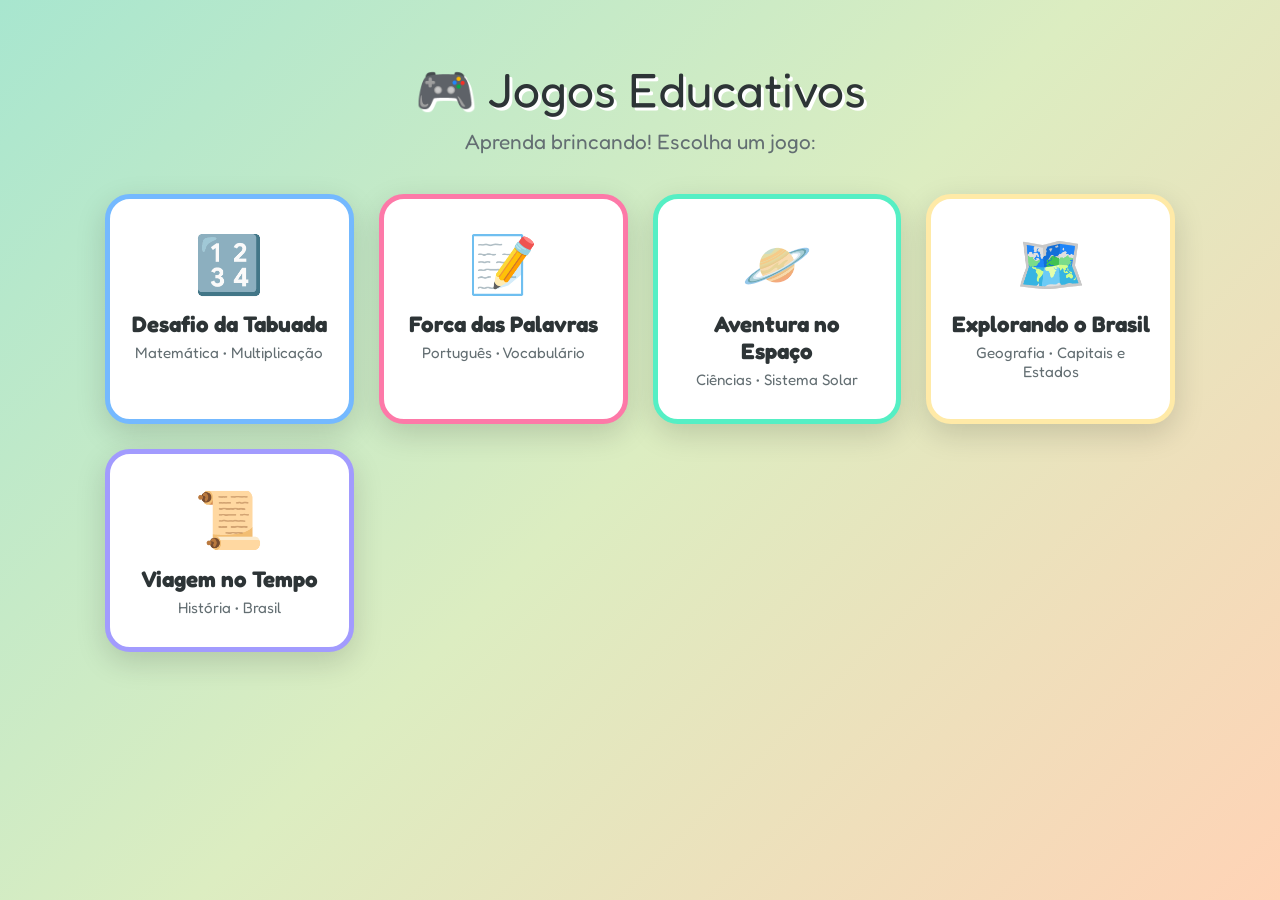
<file: index.html>
<!DOCTYPE html>
<html lang="pt-BR">
<head>
    <meta charset="UTF-8">
    <meta name="viewport" content="width=device-width, initial-scale=1.0">
    <title>Jogos Educativos - Página Inicial</title>
    <link rel="stylesheet" href="styles.css">
</head>
<body>
    <div class="home-page page-container">
        <div class="logo">🎮 Jogos Educativos</div>
        <p class="subtitle">Aprenda brincando! Escolha um jogo:</p>

        <div class="games-grid">
            <a href="matematica.html" class="game-card math">
                <div class="game-icon">🔢</div>
                <div class="game-title">Desafio da Tabuada</div>
                <div class="game-desc">Matemática • Multiplicação</div>
            </a>

            <a href="portugues.html" class="game-card port">
                <div class="game-icon">📝</div>
                <div class="game-title">Forca das Palavras</div>
                <div class="game-desc">Português • Vocabulário</div>
            </a>

            <a href="ciencias.html" class="game-card science">
                <div class="game-icon">🪐</div>
                <div class="game-title">Aventura no Espaço</div>
                <div class="game-desc">Ciências • Sistema Solar</div>
            </a>

            <a href="geografia.html" class="game-card geo">
                <div class="game-icon">🗺️</div>
                <div class="game-title">Explorando o Brasil</div>
                <div class="game-desc">Geografia • Capitais e Estados</div>
            </a>

            <a href="historia.html" class="game-card hist">
                <div class="game-icon">📜</div>
                <div class="game-title">Viagem no Tempo</div>
                <div class="game-desc">História • Brasil</div>
            </a>
        </div>
    </div>
</body>
</html>
</file>
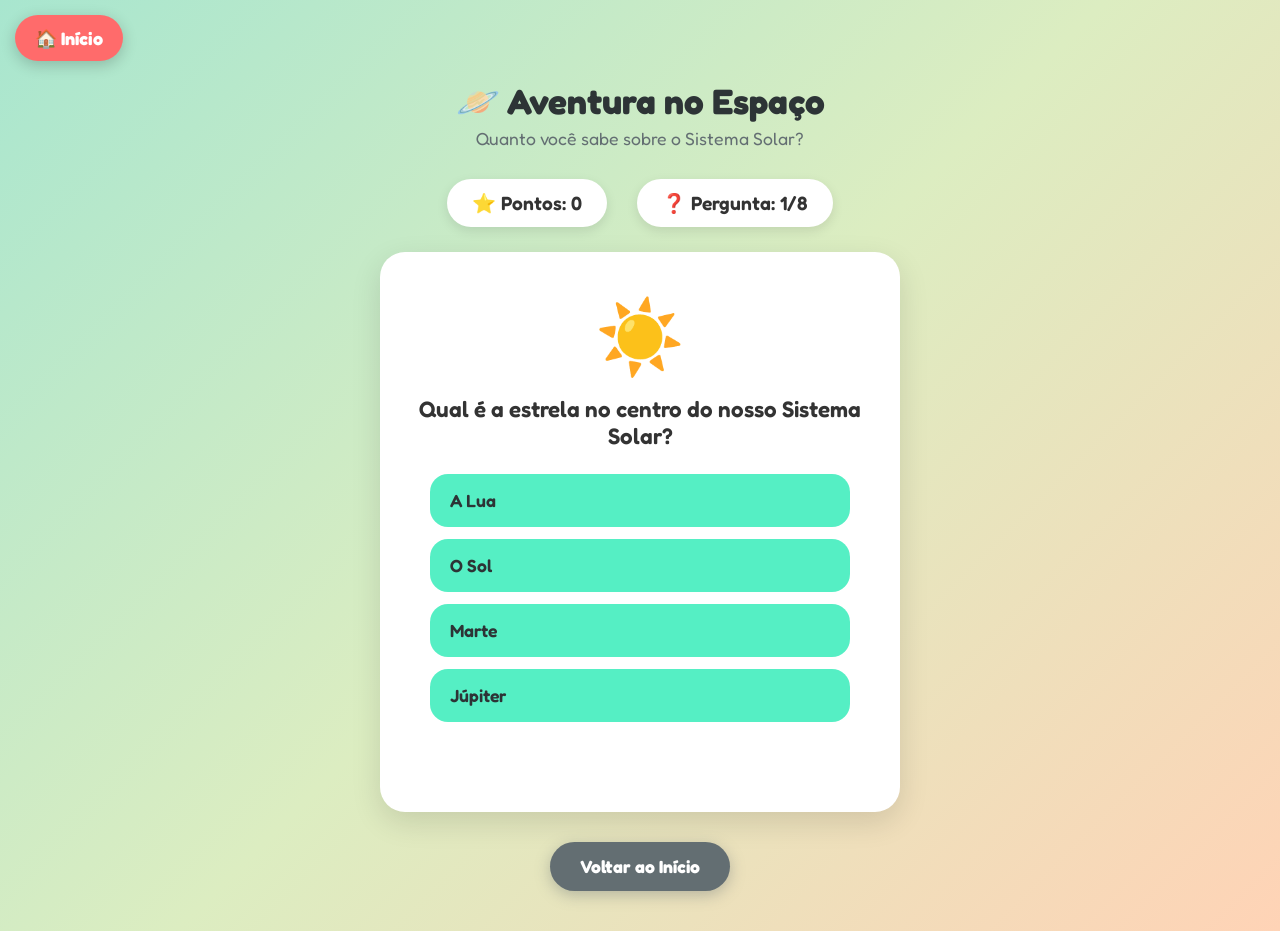
<file: ciencias.html>
<!DOCTYPE html>
<html lang="pt-BR">
<head>
    <meta charset="UTF-8">
    <meta name="viewport" content="width=device-width, initial-scale=1.0">
    <title>Aventura no Espaço - Ciências</title>
    <link rel="stylesheet" href="styles.css">
</head>
<body>
    <a href="index.html" id="btn-home">🏠 Início</a>

    <div class="page-container">
        <div class="game-header">
            <h1>🪐 Aventura no Espaço</h1>
            <p>Quanto você sabe sobre o Sistema Solar?</p>
        </div>

        <div class="score-board">
            <div class="score-item">⭐ Pontos: <span id="science-score">0</span></div>
            <div class="score-item">❓ Pergunta: <span id="science-question-num">1</span>/8</div>
        </div>

        <div class="question-box" id="science-question-box">
            <div class="planet-emoji" id="science-emoji">🌍</div>
            <div class="science-question" id="science-question" style="font-size:1.4rem; font-weight:600; margin-bottom:25px;"></div>
            <div class="science-options" id="science-options"></div>
            <div class="feedback" id="science-feedback"></div>
        </div>

        <div style="text-align: center;">
            <a href="index.html" class="btn btn-secondary">Voltar ao Início</a>
        </div>
    </div>

    <script src="script.js"></script>
    <script>
        startScienceGame();
    </script>
</body>
</html>
</file>
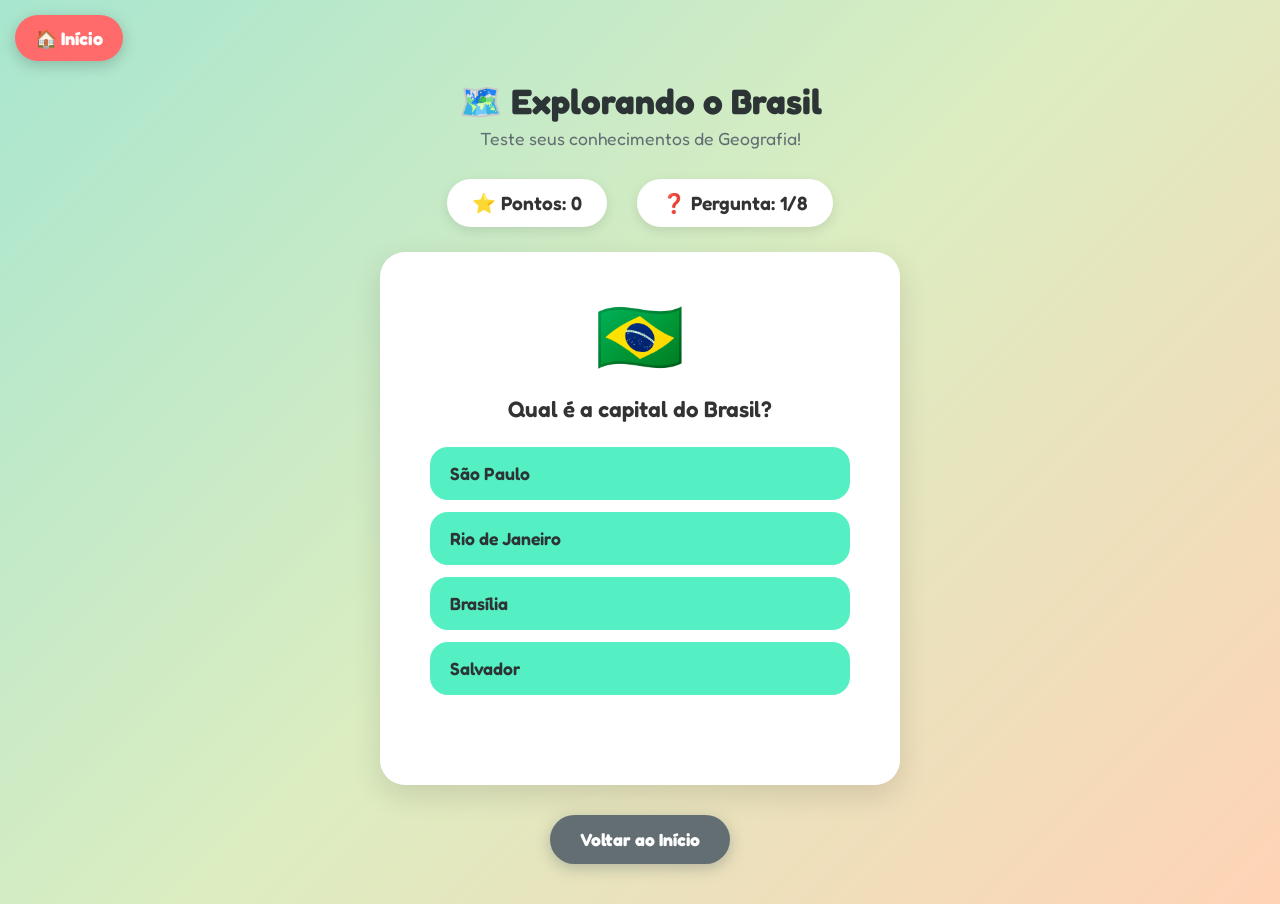
<file: geografia.html>
<!DOCTYPE html>
<html lang="pt-BR">
<head>
    <meta charset="UTF-8">
    <meta name="viewport" content="width=device-width, initial-scale=1.0">
    <title>Explorando o Brasil - Geografia</title>
    <link rel="stylesheet" href="styles.css">
</head>
<body>
    <a href="index.html" id="btn-home">🏠 Início</a>

    <div class="page-container">
        <div class="game-header">
            <h1>🗺️ Explorando o Brasil</h1>
            <p>Teste seus conhecimentos de Geografia!</p>
        </div>

        <div class="score-board">
            <div class="score-item">⭐ Pontos: <span id="geo-score">0</span></div>
            <div class="score-item">❓ Pergunta: <span id="geo-question-num">1</span>/8</div>
        </div>

        <div class="question-box" id="geo-question-box">
            <div class="geo-emoji" id="geo-emoji">🇧🇷</div>
            <div class="science-question" id="geo-question" style="font-size:1.4rem; font-weight:600; margin-bottom:25px;"></div>
            <div class="geo-options" id="geo-options"></div>
            <div class="feedback" id="geo-feedback"></div>
        </div>

        <div style="text-align: center;">
            <a href="index.html" class="btn btn-secondary">Voltar ao Início</a>
        </div>
    </div>

    <script src="script.js"></script>
    <script>
        startGeoGame();
    </script>
</body>
</html>
</file>
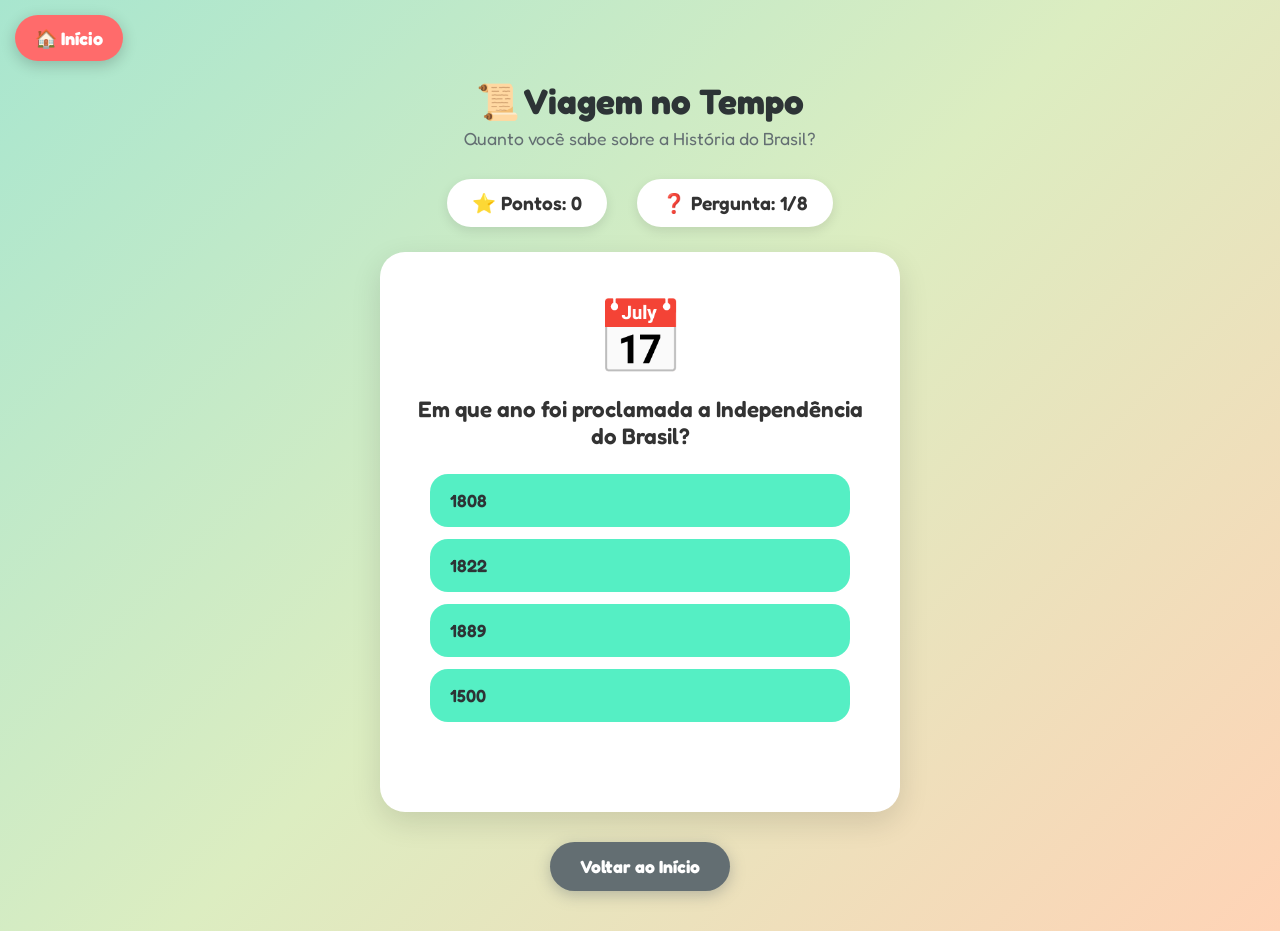
<file: historia.html>
<!DOCTYPE html>
<html lang="pt-BR">
<head>
    <meta charset="UTF-8">
    <meta name="viewport" content="width=device-width, initial-scale=1.0">
    <title>Viagem no Tempo - História</title>
    <link rel="stylesheet" href="styles.css">
</head>
<body>
    <a href="index.html" id="btn-home">🏠 Início</a>

    <div class="page-container">
        <div class="game-header">
            <h1>📜 Viagem no Tempo</h1>
            <p>Quanto você sabe sobre a História do Brasil?</p>
        </div>

        <div class="score-board">
            <div class="score-item">⭐ Pontos: <span id="hist-score">0</span></div>
            <div class="score-item">❓ Pergunta: <span id="hist-question-num">1</span>/8</div>
        </div>

        <div class="question-box" id="hist-question-box">
            <div class="hist-emoji" id="hist-emoji">📜</div>
            <div class="science-question" id="hist-question" style="font-size:1.4rem; font-weight:600; margin-bottom:25px;"></div>
            <div class="hist-options" id="hist-options"></div>
            <div class="feedback" id="hist-feedback"></div>
        </div>

        <div style="text-align: center;">
            <a href="index.html" class="btn btn-secondary">Voltar ao Início</a>
        </div>
    </div>

    <script src="script.js"></script>
    <script>
        startHistGame();
    </script>
</body>
</html>
</file>
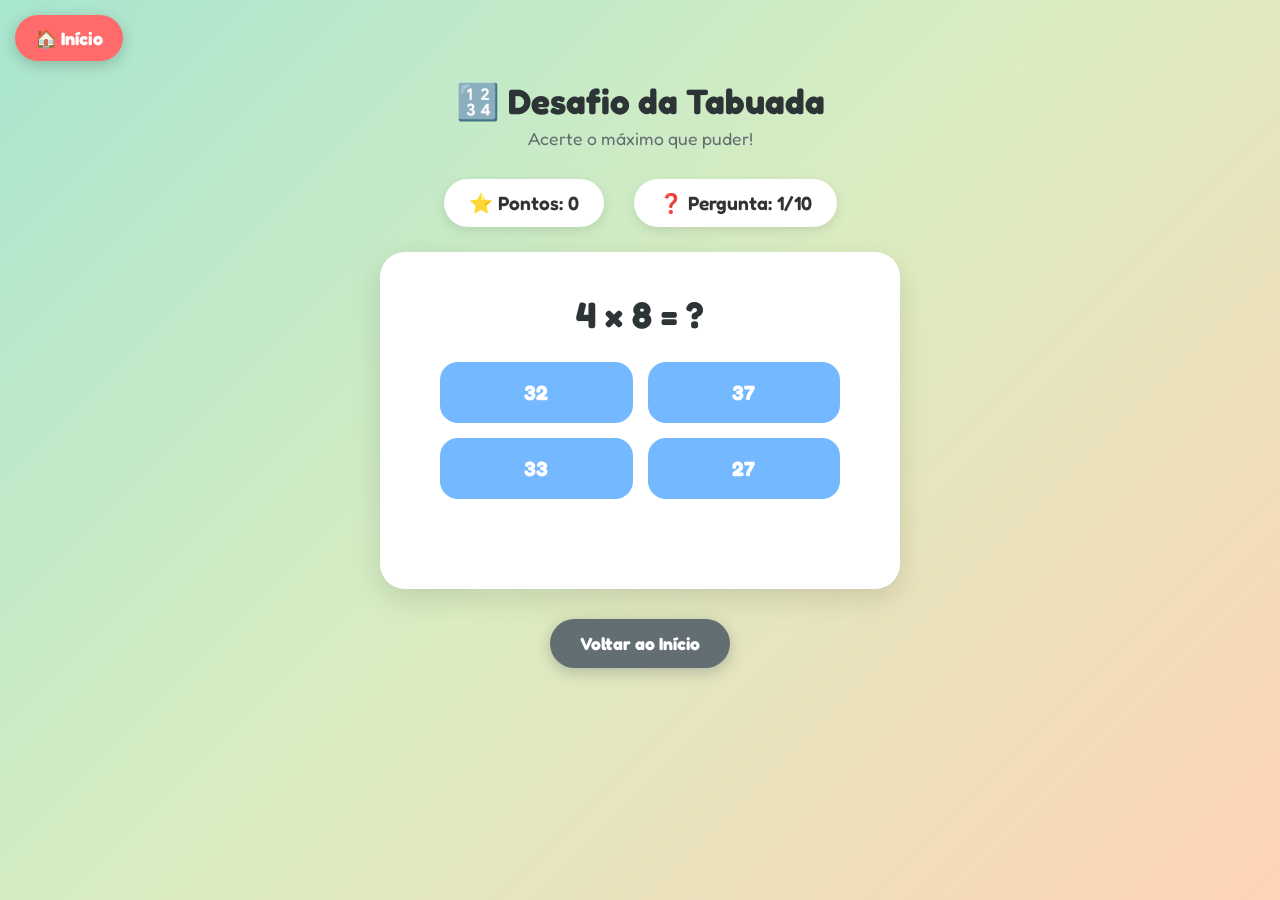
<file: matematica.html>
<!DOCTYPE html>
<html lang="pt-BR">
<head>
    <meta charset="UTF-8">
    <meta name="viewport" content="width=device-width, initial-scale=1.0">
    <title>Desafio da Tabuada - Matemática</title>
    <link rel="stylesheet" href="styles.css">
</head>
<body>
    <a href="index.html" id="btn-home">🏠 Início</a>

    <div class="page-container">
        <div class="game-header">
            <h1>🔢 Desafio da Tabuada</h1>
            <p>Acerte o máximo que puder!</p>
        </div>

        <div class="score-board">
            <div class="score-item">⭐ Pontos: <span id="math-score">0</span></div>
            <div class="score-item">❓ Pergunta: <span id="math-question-num">1</span>/10</div>
        </div>

        <div class="question-box" id="math-question-box">
            <div class="question-text" id="math-question">7 × 8 = ?</div>
            <div class="options-grid" id="math-options"></div>
            <div class="feedback" id="math-feedback"></div>
        </div>

        <div style="text-align: center;">
            <a href="index.html" class="btn btn-secondary">Voltar ao Início</a>
        </div>
    </div>

    <script src="script.js"></script>
    <script>
        // Inicia o jogo automaticamente ao carregar a página
        startMathGame();
    </script>
</body>
</html>
</file>
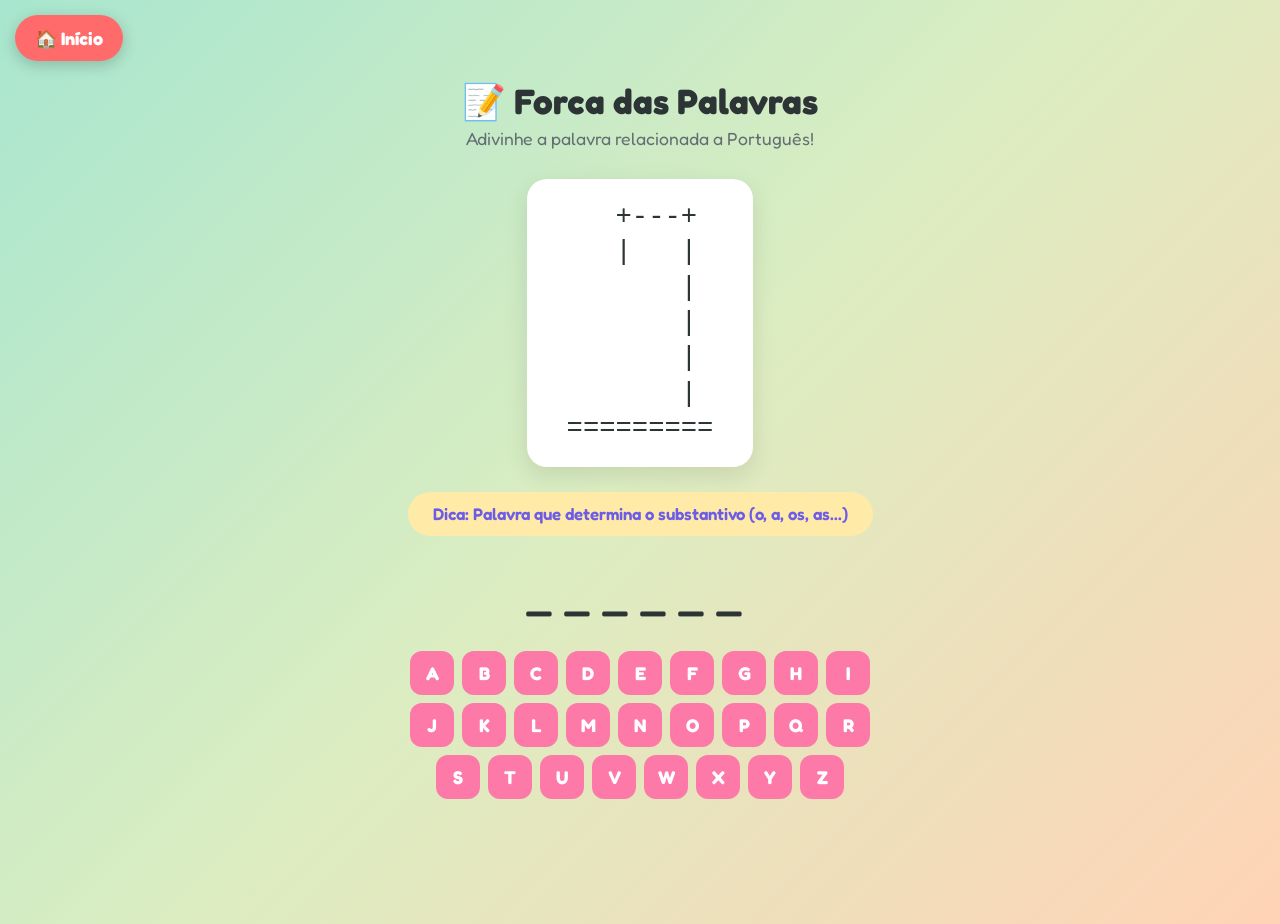
<file: portugues.html>
<!DOCTYPE html>
<html lang="pt-BR">
<head>
    <meta charset="UTF-8">
    <meta name="viewport" content="width=device-width, initial-scale=1.0">
    <title>Forca das Palavras - Português</title>
    <link rel="stylesheet" href="styles.css">
</head>
<body>
    <a href="index.html" id="btn-home">🏠 Início</a>

    <div class="page-container">
        <div class="game-header">
            <h1>📝 Forca das Palavras</h1>
            <p>Adivinhe a palavra relacionada a Português!</p>
        </div>

        <div class="hangman-container">
            <div class="hangman-drawing" id="hangman-drawing"></div>
            <div class="hint-box" id="hangman-hint">Dica: ...</div>
            <div class="word-display" id="hangman-word"></div>
            <div class="letters-grid" id="letters-grid"></div>
            <div class="hangman-message" id="hangman-message"></div>
            <br>
            <button class="btn btn-success" id="btn-new-hangman" onclick="startHangman()" style="display:none;">Jogar Novamente</button>
        </div>
    </div>

    <script src="script.js"></script>
    <script>
        startHangman();
    </script>
</body>
</html>
</file>
<file: styles.css>
@import url('https://fonts.googleapis.com/css2?family=Comic+Neue:wght@400;700&family=Fredoka:wght@400;600;700&display=swap');

* {
    margin: 0;
    padding: 0;
    box-sizing: border-box;
}

body {
    font-family: 'Fredoka', 'Comic Neue', cursive, sans-serif;
    background: linear-gradient(135deg, #a8e6cf 0%, #dcedc1 50%, #ffd3b6 100%);
    min-height: 100vh;
    color: #333;
    overflow-x: hidden;
}

/* Botão Home fixo */
#btn-home {
    position: fixed;
    top: 15px;
    left: 15px;
    z-index: 1000;
    background: #ff6b6b;
    color: white;
    border: none;
    border-radius: 50px;
    padding: 12px 20px;
    font-size: 18px;
    font-weight: 700;
    cursor: pointer;
    box-shadow: 0 4px 15px rgba(0,0,0,0.2);
    transition: all 0.3s ease;
    display: flex;
    align-items: center;
    gap: 8px;
    text-decoration: none;
}

#btn-home:hover {
    background: #ee5a5a;
    transform: scale(1.05);
}

#btn-home:active {
    transform: scale(0.95);
}

/* Container geral das páginas de jogo */
.page-container {
    min-height: 100vh;
    padding: 80px 20px 40px;
    animation: fadeIn 0.4s ease;
}

@keyframes fadeIn {
    from { opacity: 0; transform: translateY(10px); }
    to { opacity: 1; transform: translateY(0); }
}

/* ========== HOME ========== */
.home-page {
    text-align: center;
    padding-top: 60px;
}

.logo {
    font-size: 3rem;
    color: #2d3436;
    margin-bottom: 10px;
    text-shadow: 3px 3px 0 #fff;
}

.subtitle {
    font-size: 1.3rem;
    color: #636e72;
    margin-bottom: 40px;
}

.games-grid {
    display: grid;
    grid-template-columns: repeat(auto-fit, minmax(240px, 1fr));
    gap: 25px;
    max-width: 1100px;
    margin: 0 auto;
    padding: 0 15px;
}

.game-card {
    background: white;
    border-radius: 25px;
    padding: 30px 20px;
    box-shadow: 0 10px 30px rgba(0,0,0,0.15);
    cursor: pointer;
    transition: all 0.3s ease;
    border: 5px solid transparent;
    text-decoration: none;
    color: inherit;
    display: block;
}

.game-card:hover {
    transform: translateY(-10px) scale(1.03);
    box-shadow: 0 15px 40px rgba(0,0,0,0.2);
}

.game-card.math { border-color: #74b9ff; }
.game-card.math:hover { background: #e3f2fd; }

.game-card.port { border-color: #fd79a8; }
.game-card.port:hover { background: #fce4ec; }

.game-card.science { border-color: #55efc4; }
.game-card.science:hover { background: #e0f7f0; }

.game-card.geo { border-color: #ffeaa7; }
.game-card.geo:hover { background: #fff8e1; }

.game-card.hist { border-color: #a29bfe; }
.game-card.hist:hover { background: #ede7f6; }

.game-icon {
    font-size: 3.5rem;
    margin-bottom: 12px;
}

.game-title {
    font-size: 1.4rem;
    font-weight: 700;
    margin-bottom: 6px;
    color: #2d3436;
}

.game-desc {
    font-size: 0.95rem;
    color: #636e72;
}

/* ========== GERAL DOS JOGOS ========== */
.game-header {
    text-align: center;
    margin-bottom: 30px;
}

.game-header h1 {
    font-size: 2.2rem;
    color: #2d3436;
    margin-bottom: 5px;
}

.game-header p {
    color: #636e72;
    font-size: 1.1rem;
}

.score-board {
    display: flex;
    justify-content: center;
    gap: 30px;
    margin-bottom: 25px;
    flex-wrap: wrap;
}

.score-item {
    background: white;
    padding: 12px 25px;
    border-radius: 50px;
    font-size: 1.2rem;
    font-weight: 600;
    box-shadow: 0 4px 12px rgba(0,0,0,0.1);
}

.btn {
    background: #6c5ce7;
    color: white;
    border: none;
    border-radius: 50px;
    padding: 14px 30px;
    font-size: 1.1rem;
    font-weight: 700;
    cursor: pointer;
    transition: all 0.2s;
    font-family: inherit;
    box-shadow: 0 4px 15px rgba(108, 92, 231, 0.4);
    text-decoration: none;
    display: inline-block;
}

.btn:hover {
    transform: scale(1.05);
    background: #5a4bd1;
}

.btn:active {
    transform: scale(0.97);
}

.btn-success {
    background: #00b894;
    box-shadow: 0 4px 15px rgba(0, 184, 148, 0.4);
}
.btn-success:hover {
    background: #00a884;
}

.btn-secondary {
    background: #636e72;
    box-shadow: 0 4px 15px rgba(99, 110, 114, 0.4);
}
.btn-secondary:hover {
    background: #4a5568;
}

/* ========== QUIZ COMUM (Math, Science, Geo, Hist) ========== */
.question-box {
    background: white;
    border-radius: 25px;
    padding: 40px 30px;
    max-width: 520px;
    margin: 0 auto 30px;
    box-shadow: 0 10px 30px rgba(0,0,0,0.12);
    text-align: center;
}

.question-text {
    font-size: 2.3rem;
    font-weight: 700;
    color: #2d3436;
    margin-bottom: 25px;
}

.options-grid {
    display: grid;
    grid-template-columns: 1fr 1fr;
    gap: 15px;
    max-width: 400px;
    margin: 0 auto;
}

.option-btn {
    background: #74b9ff;
    color: white;
    border: none;
    border-radius: 18px;
    padding: 18px;
    font-size: 1.3rem;
    font-weight: 700;
    cursor: pointer;
    transition: all 0.2s;
    font-family: inherit;
}

.option-btn:hover {
    background: #0984e3;
    transform: scale(1.05);
}

.option-btn.correct {
    background: #00b894 !important;
}

.option-btn.wrong {
    background: #e17055 !important;
}

.feedback {
    margin-top: 20px;
    font-size: 1.3rem;
    font-weight: 600;
    min-height: 30px;
}

.feedback.correct { color: #00b894; }
.feedback.wrong { color: #e17055; }

/* Opções em coluna (para perguntas longas) */
.science-options,
.geo-options,
.hist-options {
    display: flex;
    flex-direction: column;
    gap: 12px;
    max-width: 420px;
    margin: 0 auto;
}

.science-option,
.geo-option,
.hist-option {
    background: #55efc4;
    color: #2d3436;
    border: none;
    border-radius: 18px;
    padding: 16px 20px;
    font-size: 1.1rem;
    font-weight: 600;
    cursor: pointer;
    transition: all 0.2s;
    font-family: inherit;
    text-align: left;
}

.science-option:hover,
.geo-option:hover,
.hist-option:hover {
    background: #00b894;
    color: white;
    transform: scale(1.03);
}

.science-option.correct,
.geo-option.correct,
.hist-option.correct {
    background: #00b894 !important;
    color: white !important;
}

.science-option.wrong,
.geo-option.wrong,
.hist-option.wrong {
    background: #e17055 !important;
    color: white !important;
}

.planet-emoji,
.geo-emoji,
.hist-emoji {
    font-size: 4.5rem;
    margin-bottom: 15px;
}

/* ========== FORCA (Português) ========== */
.hangman-container {
    max-width: 600px;
    margin: 0 auto;
    text-align: center;
}

.hangman-drawing {
    font-size: 1.7rem;
    line-height: 1.3;
    font-family: monospace;
    background: white;
    display: inline-block;
    padding: 20px 40px;
    border-radius: 20px;
    margin-bottom: 25px;
    box-shadow: 0 8px 25px rgba(0,0,0,0.1);
    white-space: pre;
    color: #2d3436;
}

.word-display {
    font-size: 2.1rem;
    letter-spacing: 12px;
    font-weight: 700;
    margin: 20px 0;
    color: #2d3436;
    min-height: 50px;
}

.hint-box {
    background: #ffeaa7;
    padding: 12px 25px;
    border-radius: 50px;
    display: inline-block;
    margin-bottom: 20px;
    font-size: 1.05rem;
    color: #6c5ce7;
    font-weight: 600;
}

.letters-grid {
    display: flex;
    flex-wrap: wrap;
    justify-content: center;
    gap: 8px;
    max-width: 500px;
    margin: 25px auto;
}

.letter-btn {
    width: 44px;
    height: 44px;
    border: none;
    border-radius: 12px;
    background: #fd79a8;
    color: white;
    font-size: 1.15rem;
    font-weight: 700;
    cursor: pointer;
    transition: all 0.2s;
    font-family: inherit;
}

.letter-btn:hover:not(:disabled) {
    background: #e84393;
    transform: scale(1.1);
}

.letter-btn:disabled {
    opacity: 0.4;
    cursor: not-allowed;
}

.letter-btn.used-correct {
    background: #00b894;
}

.letter-btn.used-wrong {
    background: #b2bec3;
}

.hangman-message {
    font-size: 1.4rem;
    font-weight: 700;
    margin-top: 20px;
    min-height: 40px;
}

/* Resultado final */
.final-screen {
    text-align: center;
    background: white;
    border-radius: 25px;
    padding: 40px 30px;
    max-width: 450px;
    margin: 30px auto;
    box-shadow: 0 10px 30px rgba(0,0,0,0.15);
}

.final-screen h2 {
    font-size: 1.8rem;
    margin-bottom: 15px;
}

.final-score {
    font-size: 3rem;
    font-weight: 700;
    color: #6c5ce7;
    margin: 20px 0;
}

/* Responsivo */
@media (max-width: 600px) {
    .logo { font-size: 2.2rem; }
    .question-text { font-size: 1.8rem; }
    .options-grid { grid-template-columns: 1fr; }
    .letter-btn { width: 38px; height: 38px; font-size: 1rem; }
    .word-display { font-size: 1.5rem; letter-spacing: 8px; }
    .game-header h1 { font-size: 1.8rem; }
}
</file>
